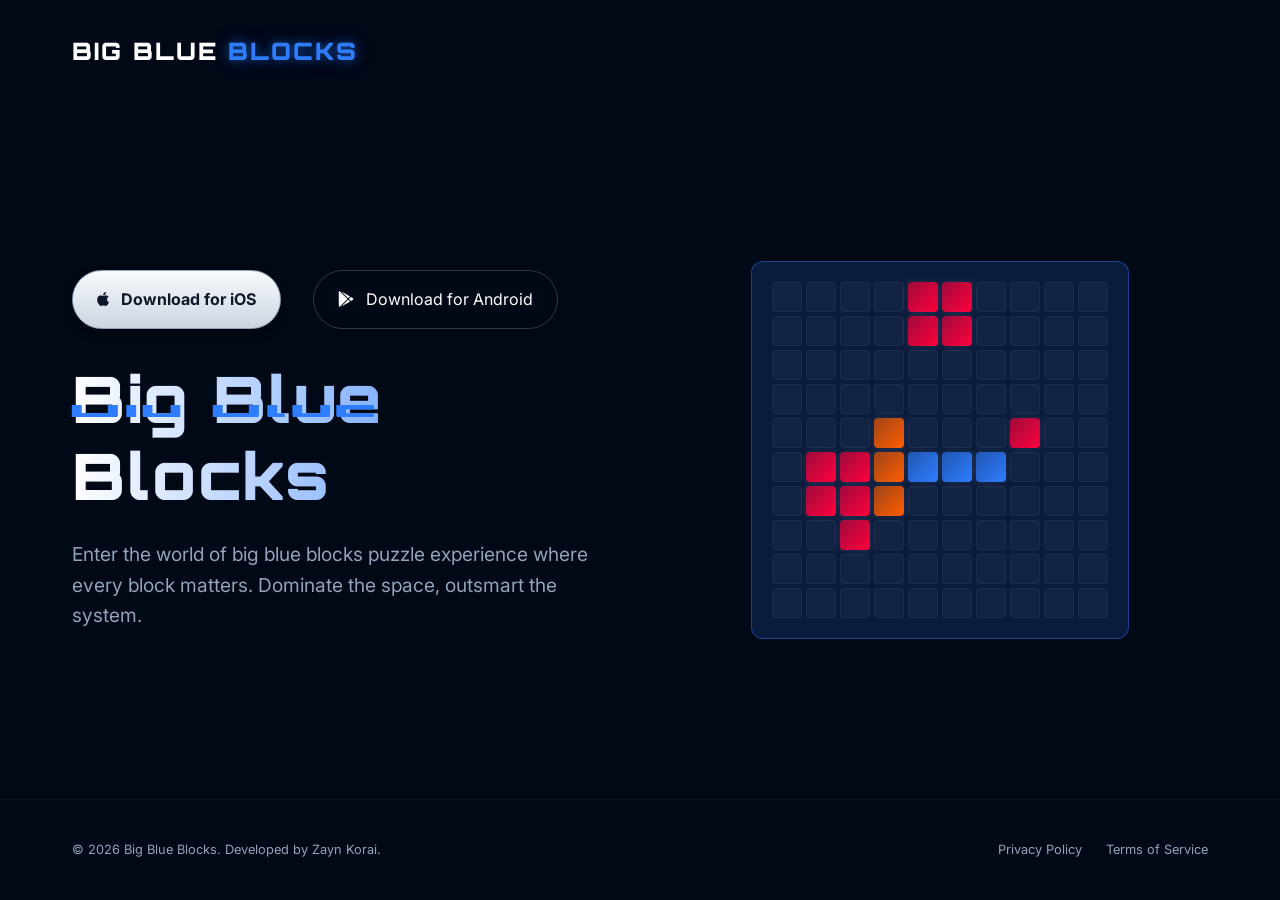
<file: website/index.html>
<!DOCTYPE html>
<html lang="en">

<head>
    <meta charset="UTF-8">
    <meta name="viewport" content="width=device-width, initial-scale=1.0">
    <title>Big Blue Blocks |Puzzle Game</title>
    <meta name="description"
        content="Capture the grid in puzzle game. Challenge your mind and dominate the digital landscape.">
    <link rel="preconnect" href="https://fonts.googleapis.com">
    <link rel="preconnect" href="https://fonts.gstatic.com" crossorigin>
    <link
        href="https://fonts.googleapis.com/css2?family=Inter:wght@300;400;600&family=Orbitron:wght@400;700;900&display=swap"
        rel="stylesheet">
    <link rel="stylesheet" href="style.css">
    <link rel="stylesheet" href="https://cdnjs.cloudflare.com/ajax/libs/font-awesome/6.7.2/css/all.min.css">
</head>

<body>

    <nav>
        <div class="container nav-wrapper">
            <div class="logo">BIG BLUE <span>BLOCKS</span></div>
        </div>
    </nav>

    <main>
        <section id="hero">
            <div class="container hero-wrapper">
                <div class="hero-content">
                    <div class="hero-actions">
                        <a href="https://apps.apple.com/us/app/big-blue-blocks/id6762080801" class="btn-primary"><i
                                class="fa-brands fa-apple"></i> Download for iOS</a>
                        <a href="https://play.google.com/store/apps/details?id=com.bigblueblocks.app"
                            class="btn-secondary"><i class="fa-brands fa-google-play"></i> Download for Android</a>
                    </div>
                    <h1 class="glitch-text" data-text="Big Blue Blocks">Big Blue Blocks</h1>
                    <p class="subtitle">Enter the world of big blue blocks puzzle experience where every block matters.
                        Dominate
                        the space, outsmart the system.</p>
                </div>
                <div class="hero-visual">
                    <div class="grid-showcase">
                        <div class="grid-container">
                            <!-- Grid generated by JS -->
                        </div>
                    </div>
                </div>
            </div>
        </section>

    </main>

    <footer>
        <div class="container footer-wrapper">
            <p>&copy; 2026 Big Blue Blocks. Developed by Zayn Korai.</p>
            <div class="footer-links">
                <a href="privacy.html">Privacy Policy</a>
                <a href="terms.html">Terms of Service</a>
            </div>
        </div>
    </footer>

    <script src="script.js"></script>
</body>

</html>
</file>
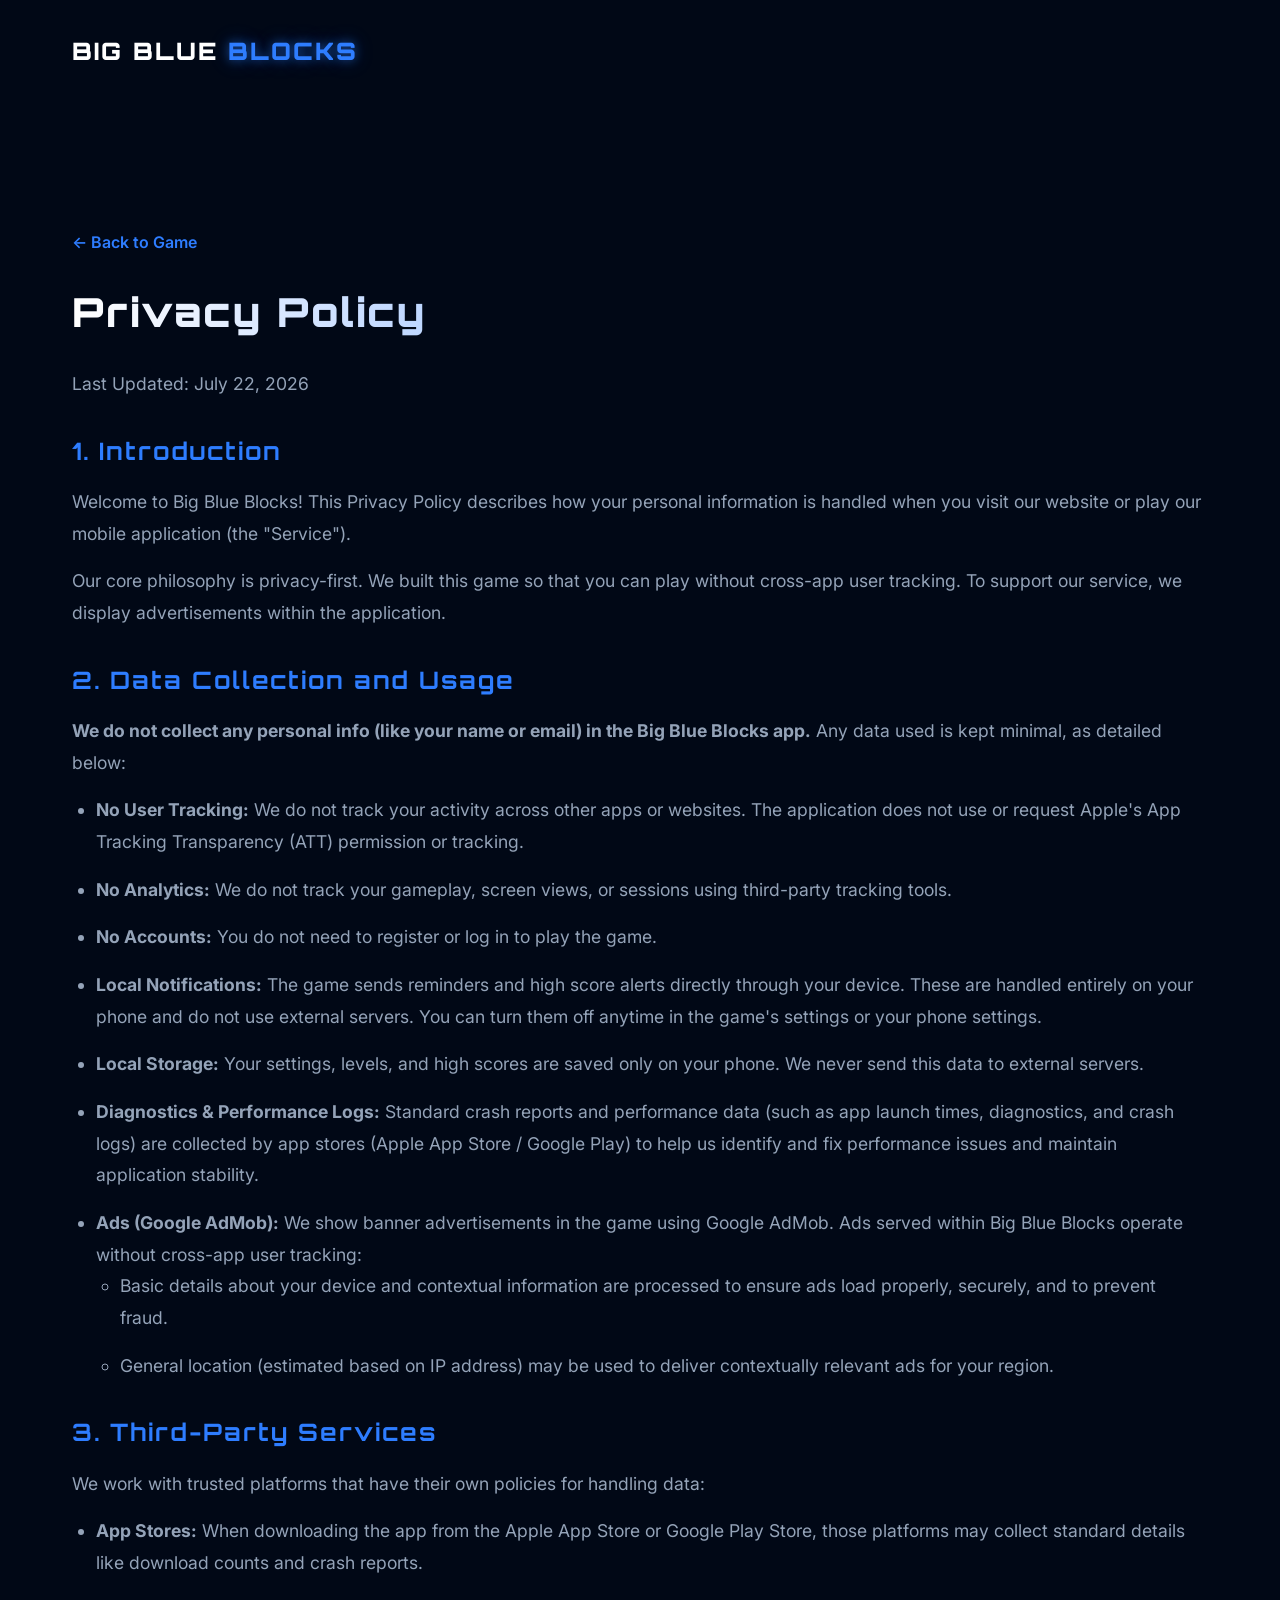
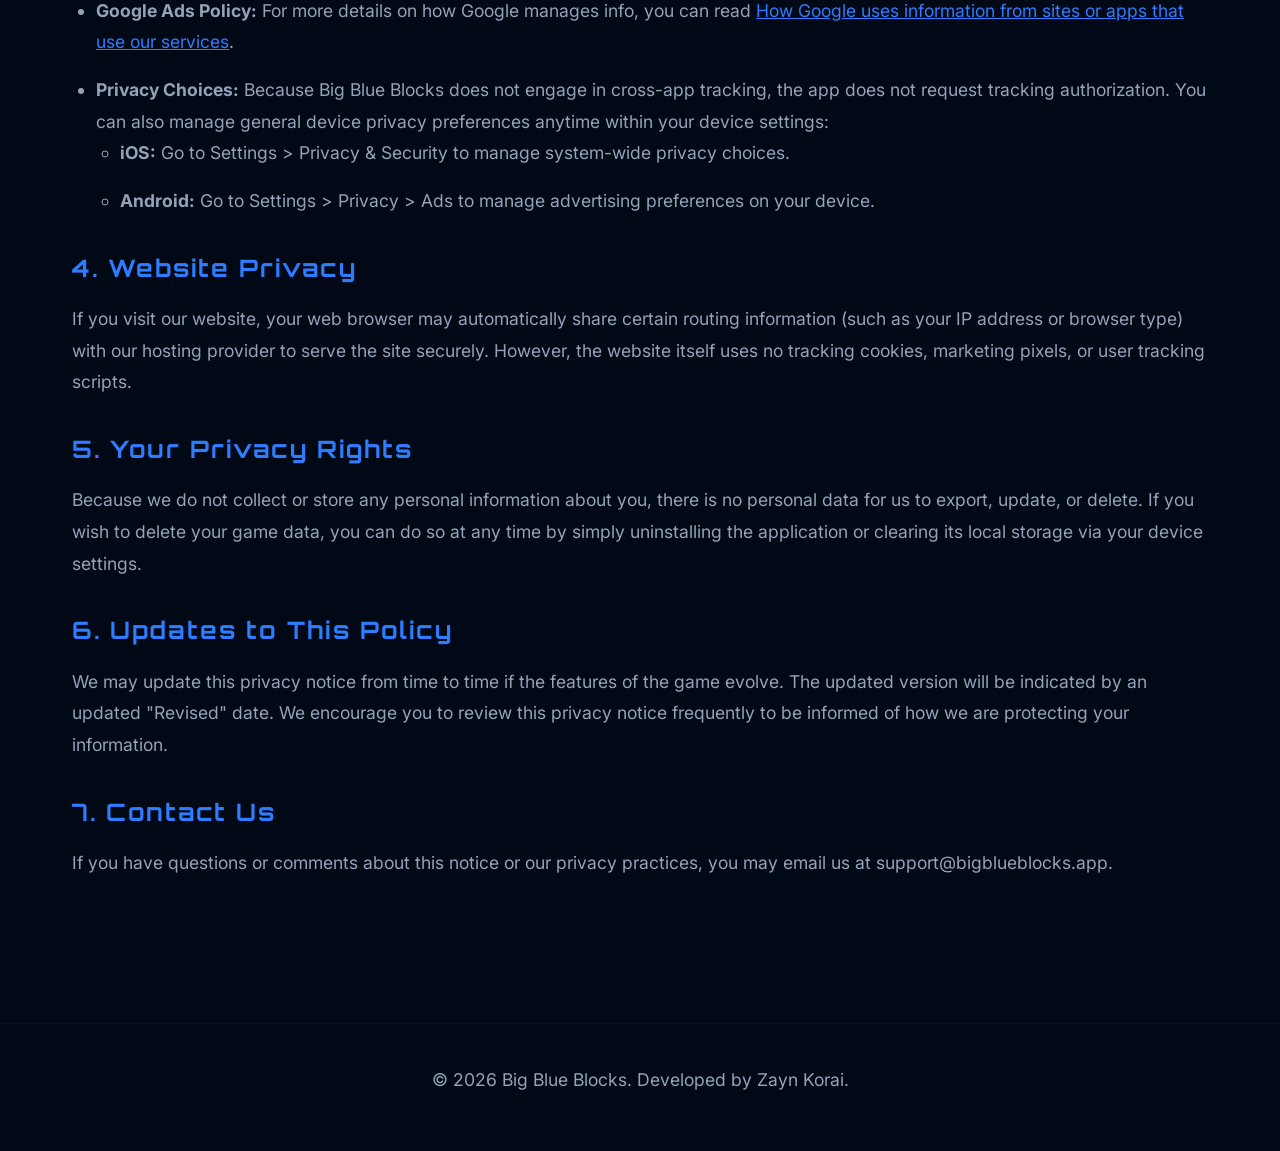
<file: website/privacy.html>
<!DOCTYPE html>
<html lang="en">
<head>
    <meta charset="UTF-8">
    <meta name="viewport" content="width=device-width, initial-scale=1.0">
    <title>Privacy Policy | Big Blue Blocks</title>
    <link rel="preconnect" href="https://fonts.googleapis.com">
    <link rel="preconnect" href="https://fonts.gstatic.com" crossorigin>
    <link href="https://fonts.googleapis.com/css2?family=Inter:wght@300;400;600&family=Orbitron:wght@400;700;900&display=swap" rel="stylesheet">
    <link rel="stylesheet" href="style.css">
    <style>
        body { overflow: auto; height: auto; } /* Allow scrolling for legal pages */
        .legal-content { padding: 4rem 0; }
        h1 { margin-bottom: 1.5rem; font-size: 2rem; }
        h2 { color: var(--blue); margin: 1.5rem 0 1rem; font-size: 1.3rem; }
        p, li { color: var(--text-secondary); margin-bottom: 1rem; font-size: 1rem; line-height: 1.6; }
        ul { margin-left: 1.5rem; margin-bottom: 1.5rem; }
        .back-link { display: inline-block; margin-bottom: 1.5rem; color: var(--blue); text-decoration: none; font-weight: 600; }
        @media(min-width: 640px) {
            .legal-content { padding: 8rem 0; }
            h1 { margin-bottom: 2rem; font-size: 2.5rem; }
            h2 { font-size: 1.5rem; margin: 2rem 0 1rem; }
            p, li { font-size: 1.1rem; line-height: 1.8; }
            ul { margin-bottom: 2rem; }
            .back-link { margin-bottom: 2rem; }
        }
    </style>
</head>
<body>
    <nav>
        <div class="container nav-wrapper">
            <a href="index.html" class="logo">BIG BLUE <span>BLOCKS</span></a>
        </div>
    </nav>

    <main class="legal-content">
        <div class="container">
            <a href="index.html" class="back-link">← Back to Game</a>
            <h1>Privacy Policy</h1>
            <p>Last Updated: July 22, 2026</p>

            <section>
                <h2>1. Introduction</h2>
                <p>Welcome to Big Blue Blocks! This Privacy Policy describes how your personal information is handled when you visit our website or play our mobile application (the "Service").</p>
                <p>Our core philosophy is privacy-first. We built this game so that you can play without cross-app user tracking. To support our service, we display advertisements within the application.</p>
            </section>

            <section>
                <h2>2. Data Collection and Usage</h2>
                <p><strong>We do not collect any personal info (like your name or email) in the Big Blue Blocks app.</strong> Any data used is kept minimal, as detailed below:</p>
                <ul>
                    <li><strong>No User Tracking:</strong> We do not track your activity across other apps or websites. The application does not use or request Apple's App Tracking Transparency (ATT) permission or tracking.</li>
                    <li><strong>No Analytics:</strong> We do not track your gameplay, screen views, or sessions using third-party tracking tools.</li>
                    <li><strong>No Accounts:</strong> You do not need to register or log in to play the game.</li>
                    <li><strong>Local Notifications:</strong> The game sends reminders and high score alerts directly through your device. These are handled entirely on your phone and do not use external servers. You can turn them off anytime in the game's settings or your phone settings.</li>
                    <li><strong>Local Storage:</strong> Your settings, levels, and high scores are saved only on your phone. We never send this data to external servers.</li>
                    <li><strong>Diagnostics & Performance Logs:</strong> Standard crash reports and performance data (such as app launch times, diagnostics, and crash logs) are collected by app stores (Apple App Store / Google Play) to help us identify and fix performance issues and maintain application stability.</li>
                    <li><strong>Ads (Google AdMob):</strong> We show banner advertisements in the game using Google AdMob. Ads served within Big Blue Blocks operate without cross-app user tracking:
                        <ul>
                            <li>Basic details about your device and contextual information are processed to ensure ads load properly, securely, and to prevent fraud.</li>
                            <li>General location (estimated based on IP address) may be used to deliver contextually relevant ads for your region.</li>
                        </ul>
                    </li>
                </ul>
            </section>

            <section>
                <h2>3. Third-Party Services</h2>
                <p>We work with trusted platforms that have their own policies for handling data:</p>
                <ul>
                    <li><strong>App Stores:</strong> When downloading the app from the Apple App Store or Google Play Store, those platforms may collect standard details like download counts and crash reports.</li>
                    <li><strong>Google Ads Policy:</strong> For more details on how Google manages info, you can read <a href="https://policies.google.com/technologies/partner-sites" target="_blank" rel="noopener noreferrer" style="color: var(--blue);">How Google uses information from sites or apps that use our services</a>.</li>
                    <li><strong>Privacy Choices:</strong> Because Big Blue Blocks does not engage in cross-app tracking, the app does not request tracking authorization. You can also manage general device privacy preferences anytime within your device settings:
                        <ul>
                            <li><strong>iOS:</strong> Go to Settings &gt; Privacy &amp; Security to manage system-wide privacy choices.</li>
                            <li><strong>Android:</strong> Go to Settings &gt; Privacy &gt; Ads to manage advertising preferences on your device.</li>
                        </ul>
                    </li>
                </ul>
            </section>

            <section>
                <h2>4. Website Privacy</h2>
                <p>If you visit our website, your web browser may automatically share certain routing information (such as your IP address or browser type) with our hosting provider to serve the site securely. However, the website itself uses no tracking cookies, marketing pixels, or user tracking scripts.</p>
            </section>

            <section>
                <h2>5. Your Privacy Rights</h2>
                <p>Because we do not collect or store any personal information about you, there is no personal data for us to export, update, or delete. If you wish to delete your game data, you can do so at any time by simply uninstalling the application or clearing its local storage via your device settings.</p>
            </section>

            <section>
                <h2>6. Updates to This Policy</h2>
                <p>We may update this privacy notice from time to time if the features of the game evolve. The updated version will be indicated by an updated "Revised" date. We encourage you to review this privacy notice frequently to be informed of how we are protecting your information.</p>
            </section>

            <section>
                <h2>7. Contact Us</h2>
                <p>If you have questions or comments about this notice or our privacy practices, you may email us at support@bigblueblocks.app.</p>
            </section>
        </div>
    </main>

    <footer>
        <div class="container">
            <p>&copy; 2026 Big Blue Blocks. Developed by Zayn Korai.</p>
        </div>
    </footer>
</body>
</html>
</file>
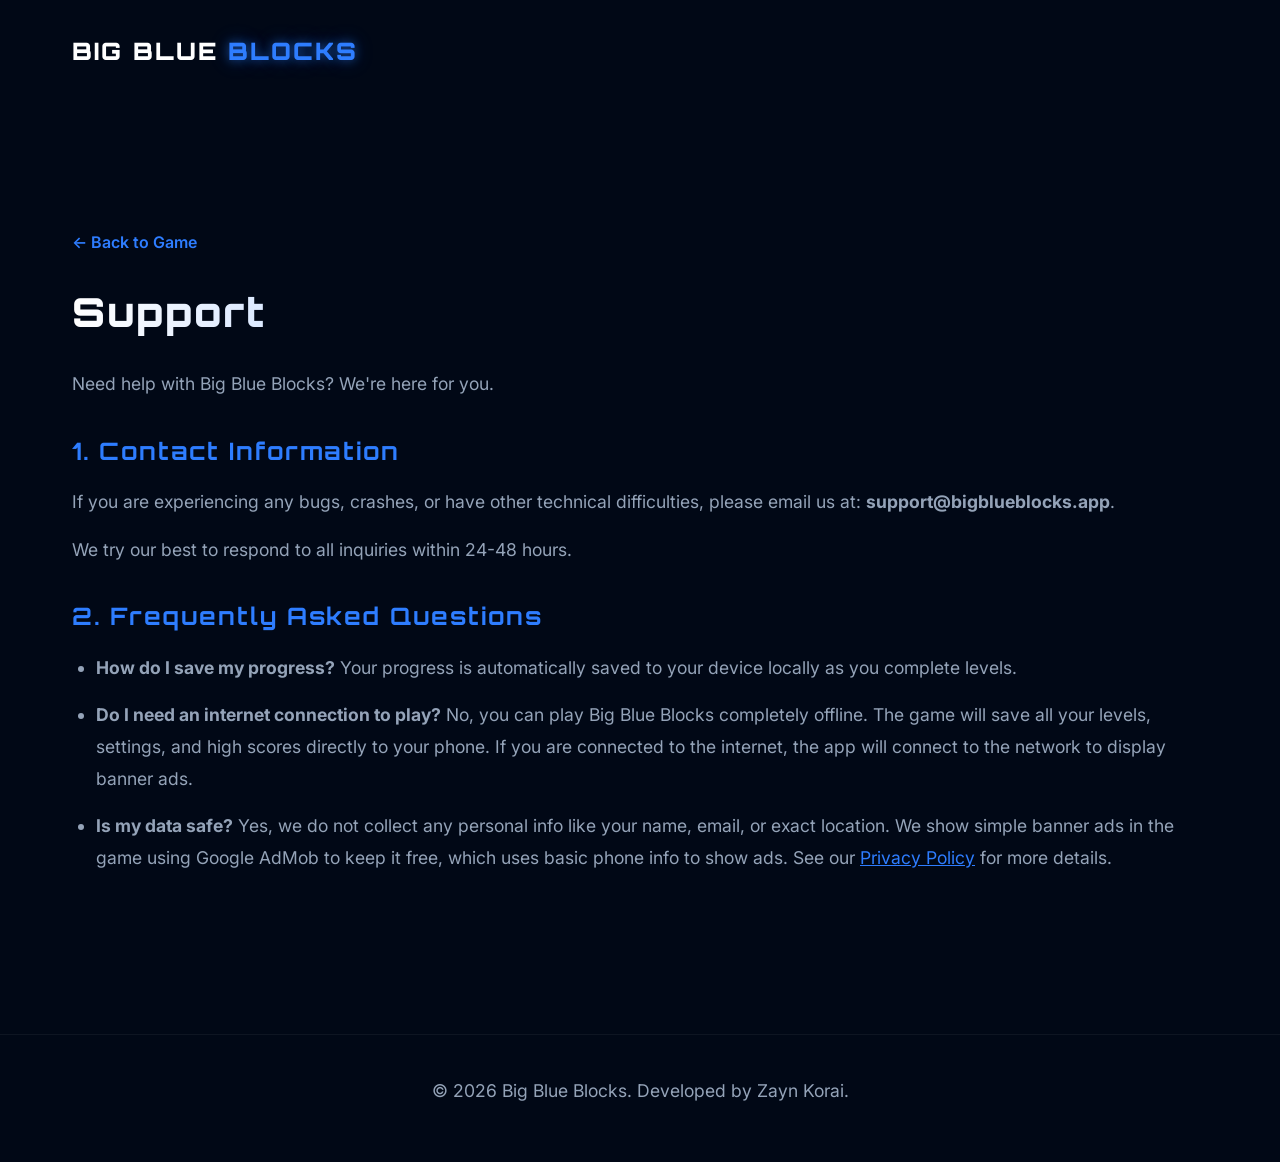
<file: website/support.html>
<!DOCTYPE html>
<html lang="en">

<head>
    <meta charset="UTF-8">
    <meta name="viewport" content="width=device-width, initial-scale=1.0">
    <title>Support | Big Blue Blocks</title>
    <link rel="preconnect" href="https://fonts.googleapis.com">
    <link rel="preconnect" href="https://fonts.gstatic.com" crossorigin>
    <link
        href="https://fonts.googleapis.com/css2?family=Inter:wght@300;400;600&family=Orbitron:wght@400;700;900&display=swap"
        rel="stylesheet">
    <link rel="stylesheet" href="style.css">
    <style>
        body {
            overflow: auto;
            height: auto;
        }

        /* Allow scrolling for legal pages */
        .legal-content {
            padding: 4rem 0;
        }

        h1 {
            margin-bottom: 1.5rem;
            font-size: 2rem;
        }

        h2 {
            color: var(--blue);
            margin: 1.5rem 0 1rem;
            font-size: 1.3rem;
        }

        p,
        li {
            color: var(--text-secondary);
            margin-bottom: 1rem;
            font-size: 1rem;
            line-height: 1.6;
        }

        ul {
            margin-left: 1.5rem;
            margin-bottom: 1.5rem;
        }

        .back-link {
            display: inline-block;
            margin-bottom: 1.5rem;
            color: var(--blue);
            text-decoration: none;
            font-weight: 600;
        }

        @media(min-width: 640px) {
            .legal-content {
                padding: 8rem 0;
            }

            h1 {
                margin-bottom: 2rem;
                font-size: 2.5rem;
            }

            h2 {
                font-size: 1.5rem;
                margin: 2rem 0 1rem;
            }

            p,
            li {
                font-size: 1.1rem;
                line-height: 1.8;
            }

            ul {
                margin-bottom: 2rem;
            }

            .back-link {
                margin-bottom: 2rem;
            }
        }
    </style>
</head>

<body>
    <nav>
        <div class="container nav-wrapper">
            <a href="index.html" class="logo">BIG BLUE <span>BLOCKS</span></a>
        </div>
    </nav>

    <main class="legal-content">
        <div class="container">
            <a href="index.html" class="back-link">← Back to Game</a>
            <h1>Support</h1>
            <p>Need help with Big Blue Blocks? We're here for you.</p>

            <section>
                <h2>1. Contact Information</h2>
                <p>If you are experiencing any bugs, crashes, or have other technical difficulties, please email us at: <strong>support@bigblueblocks.app</strong>.</p>
                <p>We try our best to respond to all inquiries within 24-48 hours.</p>
            </section>

            <section>
                <h2>2. Frequently Asked Questions</h2>
                <ul>
                    <li><strong>How do I save my progress?</strong> Your progress is automatically saved to your device
                        locally as you complete levels.</li>
                    <li><strong>Do I need an internet connection to play?</strong> No, you can play Big Blue Blocks completely offline. The game will save all your levels, settings, and high scores directly to your phone. If you are connected to the internet, the app will connect to the network to display banner ads.</li>
                    <li><strong>Is my data safe?</strong> Yes, we do not collect any personal info like your name, email, or exact location. We show simple banner ads in the game using Google AdMob to keep it free, which uses basic phone info to show ads. See our <a href="privacy.html"
                            style="color: var(--blue);">Privacy Policy</a> for more details.</li>
                </ul>
            </section>
        </div>
    </main>

    <footer>
        <div class="container">
            <p>&copy; 2026 Big Blue Blocks. Developed by Zayn Korai.</p>
        </div>
    </footer>
</body>

</html>
</file>
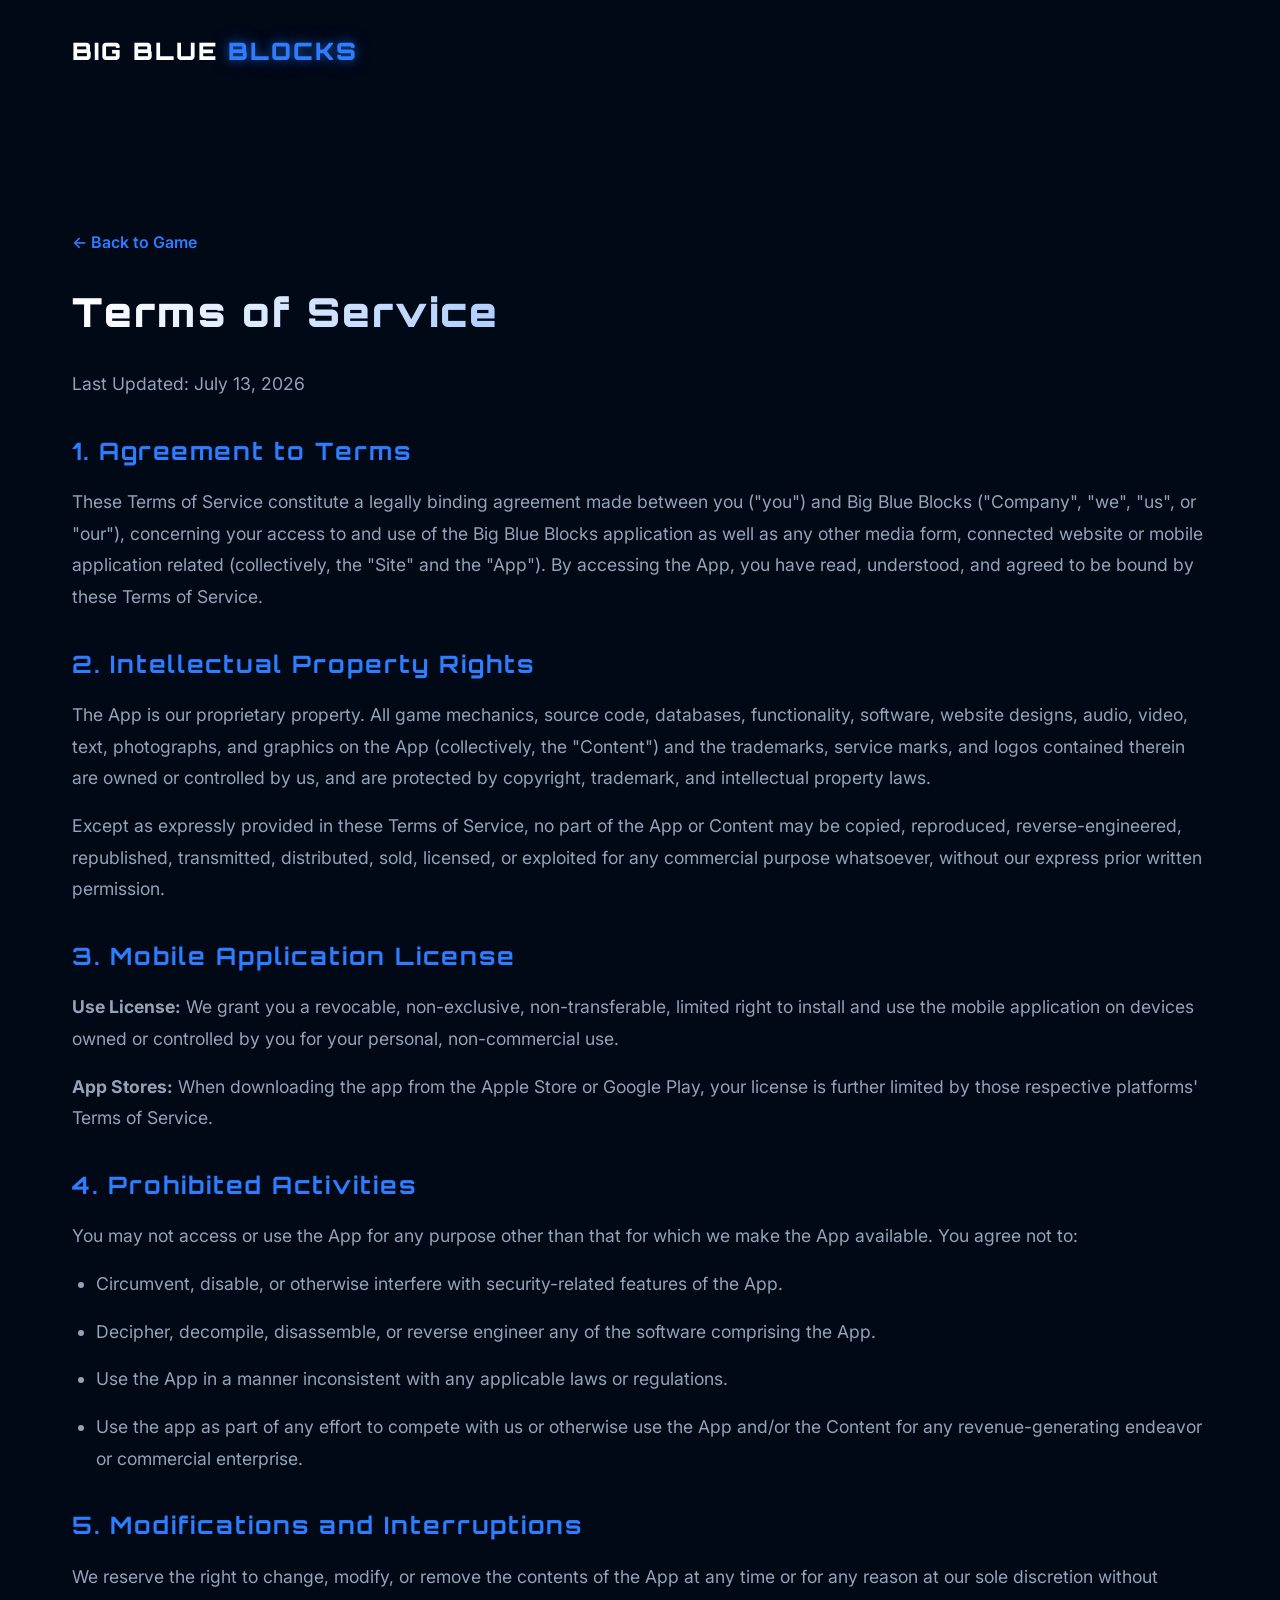
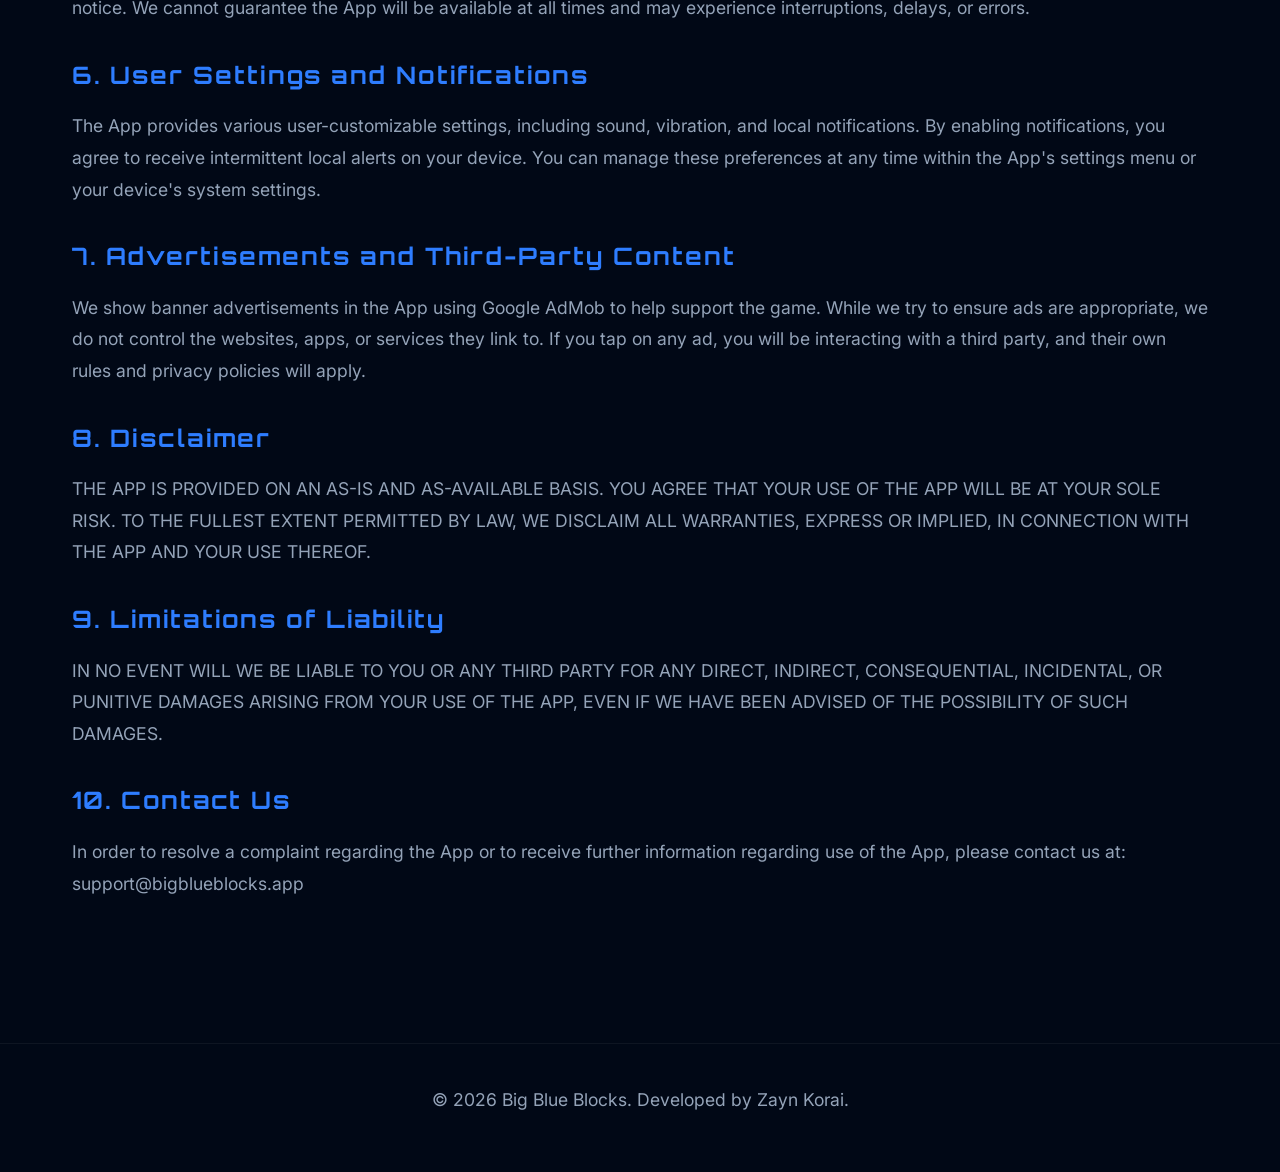
<file: website/terms.html>
<!DOCTYPE html>
<html lang="en">
<head>
    <meta charset="UTF-8">
    <meta name="viewport" content="width=device-width, initial-scale=1.0">
    <title>Terms of Service | Big Blue Blocks</title>
    <link rel="preconnect" href="https://fonts.googleapis.com">
    <link rel="preconnect" href="https://fonts.gstatic.com" crossorigin>
    <link href="https://fonts.googleapis.com/css2?family=Inter:wght@300;400;600&family=Orbitron:wght@400;700;900&display=swap" rel="stylesheet">
    <link rel="stylesheet" href="style.css">
    <style>
        body { overflow: auto; height: auto; } /* Allow scrolling for legal pages */
        .legal-content { padding: 4rem 0; }
        h1 { margin-bottom: 1.5rem; font-size: 2rem; }
        h2 { color: var(--blue); margin: 1.5rem 0 1rem; font-size: 1.3rem; }
        p, li { color: var(--text-secondary); margin-bottom: 1rem; font-size: 1rem; line-height: 1.6; }
        ul { margin-left: 1.5rem; margin-bottom: 1.5rem; }
        .back-link { display: inline-block; margin-bottom: 1.5rem; color: var(--blue); text-decoration: none; font-weight: 600; }
        @media(min-width: 640px) {
            .legal-content { padding: 8rem 0; }
            h1 { margin-bottom: 2rem; font-size: 2.5rem; }
            h2 { font-size: 1.5rem; margin: 2rem 0 1rem; }
            p, li { font-size: 1.1rem; line-height: 1.8; }
            ul { margin-bottom: 2rem; }
            .back-link { margin-bottom: 2rem; }
        }
    </style>
</head>
<body>
    <nav>
        <div class="container nav-wrapper">
            <a href="index.html" class="logo">BIG BLUE <span>BLOCKS</span></a>
        </div>
    </nav>

    <main class="legal-content">
        <div class="container">
            <a href="index.html" class="back-link">← Back to Game</a>
            <h1>Terms of Service</h1>
            <p>Last Updated: July 13, 2026</p>

            <section>
                <h2>1. Agreement to Terms</h2>
                <p>These Terms of Service constitute a legally binding agreement made between you ("you") and Big Blue Blocks ("Company", "we", "us", or "our"), concerning your access to and use of the Big Blue Blocks application as well as any other media form, connected website or mobile application related (collectively, the "Site" and the "App"). By accessing the App, you have read, understood, and agreed to be bound by these Terms of Service.</p>
            </section>

            <section>
                <h2>2. Intellectual Property Rights</h2>
                <p>The App is our proprietary property. All game mechanics, source code, databases, functionality, software, website designs, audio, video, text, photographs, and graphics on the App (collectively, the "Content") and the trademarks, service marks, and logos contained therein are owned or controlled by us, and are protected by copyright, trademark, and intellectual property laws.</p>
                <p>Except as expressly provided in these Terms of Service, no part of the App or Content may be copied, reproduced, reverse-engineered, republished, transmitted, distributed, sold, licensed, or exploited for any commercial purpose whatsoever, without our express prior written permission.</p>
            </section>

            <section>
                <h2>3. Mobile Application License</h2>
                <p><strong>Use License:</strong> We grant you a revocable, non-exclusive, non-transferable, limited right to install and use the mobile application on devices owned or controlled by you for your personal, non-commercial use.</p>
                <p><strong>App Stores:</strong> When downloading the app from the Apple Store or Google Play, your license is further limited by those respective platforms' Terms of Service.</p>
            </section>

            <section>
                <h2>4. Prohibited Activities</h2>
                <p>You may not access or use the App for any purpose other than that for which we make the App available. You agree not to:</p>
                <ul>
                    <li>Circumvent, disable, or otherwise interfere with security-related features of the App.</li>
                    <li>Decipher, decompile, disassemble, or reverse engineer any of the software comprising the App.</li>
                    <li>Use the App in a manner inconsistent with any applicable laws or regulations.</li>
                    <li>Use the app as part of any effort to compete with us or otherwise use the App and/or the Content for any revenue-generating endeavor or commercial enterprise.</li>
                </ul>
            </section>

            <section>
                <h2>5. Modifications and Interruptions</h2>
                <p>We reserve the right to change, modify, or remove the contents of the App at any time or for any reason at our sole discretion without notice. We cannot guarantee the App will be available at all times and may experience interruptions, delays, or errors.</p>
            </section>

            <section>
                <h2>6. User Settings and Notifications</h2>
                <p>The App provides various user-customizable settings, including sound, vibration, and local notifications. By enabling notifications, you agree to receive intermittent local alerts on your device. You can manage these preferences at any time within the App's settings menu or your device's system settings.</p>
            </section>

            <section>
                <h2>7. Advertisements and Third-Party Content</h2>
                <p>We show banner advertisements in the App using Google AdMob to help support the game. While we try to ensure ads are appropriate, we do not control the websites, apps, or services they link to. If you tap on any ad, you will be interacting with a third party, and their own rules and privacy policies will apply.</p>
            </section>

            <section>
                <h2>8. Disclaimer</h2>
                <p>THE APP IS PROVIDED ON AN AS-IS AND AS-AVAILABLE BASIS. YOU AGREE THAT YOUR USE OF THE APP WILL BE AT YOUR SOLE RISK. TO THE FULLEST EXTENT PERMITTED BY LAW, WE DISCLAIM ALL WARRANTIES, EXPRESS OR IMPLIED, IN CONNECTION WITH THE APP AND YOUR USE THEREOF.</p>
            </section>

            <section>
                <h2>9. Limitations of Liability</h2>
                <p>IN NO EVENT WILL WE BE LIABLE TO YOU OR ANY THIRD PARTY FOR ANY DIRECT, INDIRECT, CONSEQUENTIAL, INCIDENTAL, OR PUNITIVE DAMAGES ARISING FROM YOUR USE OF THE APP, EVEN IF WE HAVE BEEN ADVISED OF THE POSSIBILITY OF SUCH DAMAGES.</p>
            </section>

            <section>
                <h2>10. Contact Us</h2>
                <p>In order to resolve a complaint regarding the App or to receive further information regarding use of the App, please contact us at: support@bigblueblocks.app</p>
            </section>
        </div>
    </main>

    <footer>
        <div class="container">
            <p>&copy; 2026 Big Blue Blocks. Developed by Zayn Korai.</p>
        </div>
    </footer>
</body>
</html>
</file>
<file: website/style.css>
:root {
    --bg-dark: #010816;
    --navy: #0B1B3C;
    --blue: #2E7DFF;
    --orange: #FF5E00;
    --green: #00FF55;
    --red: #FF003C;
    --yellow: #FFC900;
    --text-primary: #ffffff;
    --text-secondary: #94a3b8;
    --glass: rgba(11, 27, 60, 0.7);
    --neon-blue: 0 0 10px rgba(46, 125, 255, 0.5), 0 0 20px rgba(46, 125, 255, 0.3);
    
    /* Official App Gradients */
    --grad-blue: linear-gradient(135deg, rgba(46, 125, 255, 0.6) 0%, #2E7DFF 100%);
    --grad-orange: linear-gradient(135deg, rgba(255, 94, 0, 0.6) 0%, #FF5E00 100%);
    --grad-green: linear-gradient(135deg, rgba(0, 255, 85, 0.6) 0%, #00FF55 100%);
    --grad-red: linear-gradient(135deg, rgba(255, 0, 60, 0.6) 0%, #FF003C 100%);
    --grad-yellow: linear-gradient(135deg, rgba(255, 201, 0, 0.6) 0%, #FFC900 100%);
    --grad-hurdle: radial-gradient(circle, #FF7A7A 0%, #D61C1C 100%);
}

* {
    margin: 0;
    padding: 0;
    box-sizing: border-box;
}

.container {
    max-width: 1200px;
    margin: 0 auto;
    padding: 0 5%;
    width: 100%;
}

body {
    background-color: var(--bg-dark);
    color: var(--text-primary);
    font-family: 'Inter', sans-serif;
    overflow-x: hidden;
    line-height: 1.6;
    display: flex;
    flex-direction: column;
    min-height: 100vh;
}

h1,
h2,
h3,
.logo {
    font-family: 'Orbitron', sans-serif;
    letter-spacing: 2px;
}

/* Nav */
nav {
    display: flex;
    justify-content: center;
    align-items: center;
    padding: 1.5rem 0;
    background: transparent;
    position: relative;
    z-index: 100;
}

.nav-wrapper {
    display: flex;
    flex-direction: column;
    align-items: center;
    gap: 1.25rem;
}

.logo {
    font-weight: 900;
    font-size: 1.5rem;
    color: var(--text-primary);
    text-decoration: none;
}

.logo span {
    color: var(--blue);
    text-shadow: var(--neon-blue);
}

.nav-links {
    display: flex;
    flex-direction: column;
    list-style: none;
    gap: 1rem;
    align-items: center;
}

.nav-links a {
    text-decoration: none;
    color: var(--text-secondary);
    font-size: 0.85rem;
    text-transform: uppercase;
    transition: color 0.3s;
}

.nav-links a:hover {
    color: var(--blue);
}

/* Buttons */
.btn-sm {
    padding: 0.5rem 1.2rem;
    border: 1px solid var(--blue);
    border-radius: 9999px;
    font-weight: 600;
    transition: all 0.3s ease;
}

.btn-sm:hover {
    background: var(--blue);
    color: white !important;
    box-shadow: var(--neon-blue);
}

.btn-primary {
    display: block;
    width: 100%;
    text-align: center;
    padding: 1rem 1.5rem;
    background: linear-gradient(180deg, #f8fafc 0%, #cbd5e1 100%);
    color: #0f172a;
    text-decoration: none;
    border-radius: 9999px;
    font-weight: 700;
    border: 1px solid #94a3b8;
    box-shadow: 0 4px 12px rgba(0, 0, 0, 0.2);
    transition: transform 0.2s, background 0.2s;
}

.btn-primary:hover {
    transform: translateY(-2px);
    background: linear-gradient(180deg, #ffffff 0%, #e2e8f0 100%);
}

.nav-links i, .hero-actions i {
    margin-right: 8px;
}

.btn-secondary {
    display: block;
    width: 100%;
    text-align: center;
    padding: 1rem 1.5rem;
    border: 1px solid rgba(255, 255, 255, 0.2);
    color: white;
    text-decoration: none;
    border-radius: 9999px;
    margin-top: 1rem;
    backdrop-filter: blur(10px);
    transition: background 0.2s;
}

.btn-secondary:hover {
    background: rgba(255, 255, 255, 0.05);
}

main {
    flex: 1;
    display: flex;
    align-items: center;
}

#hero {
    width: 100%;
    padding: 2rem 0;
    display: flex;
    flex-direction: column;
    align-items: center;
    text-align: center;
}

.hero-wrapper {
    display: flex;
    flex-direction: column;
    justify-content: center;
    align-items: center;
    gap: 3rem;
}

.hero-content {
    flex: 1;
    max-width: 100%;
}

h1 {
    font-size: 2.2rem;
    font-weight: 900;
    line-height: 1.2;
    margin-bottom: 1rem;
    background: linear-gradient(to right, #fff, var(--blue));
    -webkit-background-clip: text;
    -webkit-text-fill-color: transparent;
}

.subtitle {
    font-size: 1rem;
    color: var(--text-secondary);
    margin-bottom: 0;
    padding: 0 1rem;
}

.hero-actions {
    display: flex;
    flex-direction: column;
    gap: 1rem;
    width: 100%;
    padding: 0 2rem;
    margin-bottom: 2rem;
}

.hero-visual {
    flex: 1;
    display: flex;
    justify-content: center;
    align-items: center;
    position: relative;
    width: 100%;
}

.grid-showcase {
    position: relative;
    z-index: 2;
}

/* Grid Animation */
.grid-container {
    display: grid;
    grid-template-columns: repeat(10, 22px);
    grid-template-rows: repeat(10, 22px);
    gap: 2px;
    padding: 10px;
    background: var(--navy);
    border: 1px solid rgba(46, 125, 255, 0.4);
    border-radius: 12px;
    backdrop-filter: blur(10px);
    margin: 0 auto;
}

.grid-node {
    width: 22px;
    height: 22px;
    background: rgba(255, 255, 255, 0.03);
    border: 1px solid rgba(255, 255, 255, 0.05);
    border-radius: 4px;
    transition: all 0.5s ease;
}

/* Floating Elements */
.block {
    position: absolute;
    border-radius: 4px;
    animation: float 6s infinite ease-in-out;
}

.b1 {
    width: 30px;
    height: 30px;
    background: var(--grad-blue);
    top: -15px;
    right: 5%;
    filter: blur(2px);
    box-shadow: 0 0 15px rgba(46, 125, 255, 0.4);
}

.b2 {
    width: 45px;
    height: 45px;
    background: var(--grad-yellow);
    bottom: 5%;
    left: 0;
    filter: blur(5px);
    animation-delay: 2s;
    box-shadow: 0 0 20px rgba(255, 201, 0, 0.3);
}

.b3 {
    width: 25px;
    height: 25px;
    background: var(--grad-orange);
    top: 15%;
    left: -15px;
    filter: blur(1px);
    animation-delay: 4s;
    box-shadow: 0 0 10px rgba(255, 94, 0, 0.4);
}

@keyframes float {
    0%,
    100% {
        transform: translateY(0) rotate(0);
    }

    50% {
        transform: translateY(-20px) rotate(10deg);
    }
}

footer {
    padding: 2.5rem 0;
    text-align: center;
    border-top: 1px solid rgba(255, 255, 255, 0.05);
    color: var(--text-secondary);
    font-size: 0.8rem;
}

.footer-wrapper {
    display: flex;
    flex-direction: column;
    justify-content: center;
    align-items: center;
    gap: 1.5rem;
}

.footer-links {
    display: flex;
    flex-direction: column;
    gap: 1rem;
}

.footer-links a {
    color: var(--text-secondary);
    text-decoration: none;
    transition: color 0.3s;
}

.footer-links a:hover {
    color: var(--blue);
}

/* Glitch Effect */
.glitch-text {
    position: relative;
    display: inline-block;
}

.glitch-text::before,
.glitch-text::after {
    content: attr(data-text);
    position: absolute;
    top: 0;
    left: 0;
    width: 100%;
    height: 100%;
}

.glitch-text::before {
    left: 2px;
    text-shadow: -2px 0 var(--pink);
    clip: rect(44px, 450px, 56px, 0);
    animation: glitch 5s infinite linear alternate-reverse;
}

.glitch-text::after {
    left: -2px;
    text-shadow: -2px 0 var(--blue);
    clip: rect(44px, 450px, 56px, 0);
    animation: glitch 5s infinite linear alternate;
}

@keyframes glitch {
    0% { clip: rect(10px, 9999px, 9px, 0); }
    10% { clip: rect(60px, 9999px, 5px, 0); }
    20% { clip: rect(20px, 9999px, 80px, 0); }
    30% { clip: rect(70px, 9999px, 15px, 0); }
    40% { clip: rect(30px, 9999px, 50px, 0); }
    50% { clip: rect(50px, 9999px, 90px, 0); }
    60% { clip: rect(80px, 9999px, 30px, 0); }
    70% { clip: rect(15px, 9999px, 70px, 0); }
    80% { clip: rect(90px, 9999px, 20px, 0); }
    90% { clip: rect(40px, 9999px, 60px, 0); }
    100% { clip: rect(10px, 9999px, 9px, 0); }
}

/* Tablet (min-width: 640px) */
@media (min-width: 640px) {
    .container {
        padding: 0 2rem;
    }

    h1 {
        font-size: 3rem;
        margin-bottom: 1.25rem;
    }

    .subtitle {
        font-size: 1.1rem;
        padding: 0;
    }

    .nav-wrapper {
        flex-direction: row;
        justify-content: space-between;
        align-items: center;
    }

    .nav-links {
        flex-direction: row;
        gap: 1.5rem;
    }

    .nav-links a {
        font-size: 0.9rem;
    }

    .hero-wrapper {
        gap: 4rem;
    }

    .hero-actions {
        flex-direction: row;
        justify-content: center;
        padding: 0;
    }

    .btn-primary, .btn-secondary {
        display: inline-block;
        width: auto;
    }

    .btn-secondary {
        margin-top: 0;
        margin-left: 1rem;
    }

    .grid-container {
        grid-template-columns: repeat(10, 26px);
        grid-template-rows: repeat(10, 26px);
        gap: 3px;
        padding: 15px;
    }

    .grid-node {
        width: 26px;
        height: 26px;
    }

    .footer-wrapper {
        flex-direction: row;
        justify-content: space-between;
    }

    .footer-links {
        flex-direction: row;
        gap: 1.5rem;
    }
}

/* Desktop (min-width: 992px) */
@media (min-width: 992px) {
    body {
        overflow: hidden;
    }

    h1 {
        font-size: 4rem;
        margin-bottom: 1.5rem;
    }

    .subtitle {
        font-size: 1.2rem;
        margin-bottom: 0;
    }

    nav {
        padding: 2rem 0;
    }

    .nav-wrapper {
        gap: 3rem;
    }

    .nav-links {
        gap: 2rem;
    }

    #hero {
        text-align: left;
        flex-direction: row;
    }

    .hero-wrapper {
        flex-direction: row;
        justify-content: space-between;
        align-items: center;
    }

    .hero-content {
        max-width: 600px;
    }

    .hero-actions {
        justify-content: flex-start;
    }

    .grid-container {
        grid-template-columns: repeat(10, 30px);
        grid-template-rows: repeat(10, 30px);
        gap: 4px;
        padding: 20px;
    }

    .grid-node {
        width: 30px;
        height: 30px;
    }

    .b1 { width: 40px; height: 40px; top: -20px; right: 10%; }
    .b2 { width: 60px; height: 60px; bottom: 10%; left: 0; }
    .b3 { width: 30px; height: 30px; top: 20%; left: -20px; }
}
</file>
